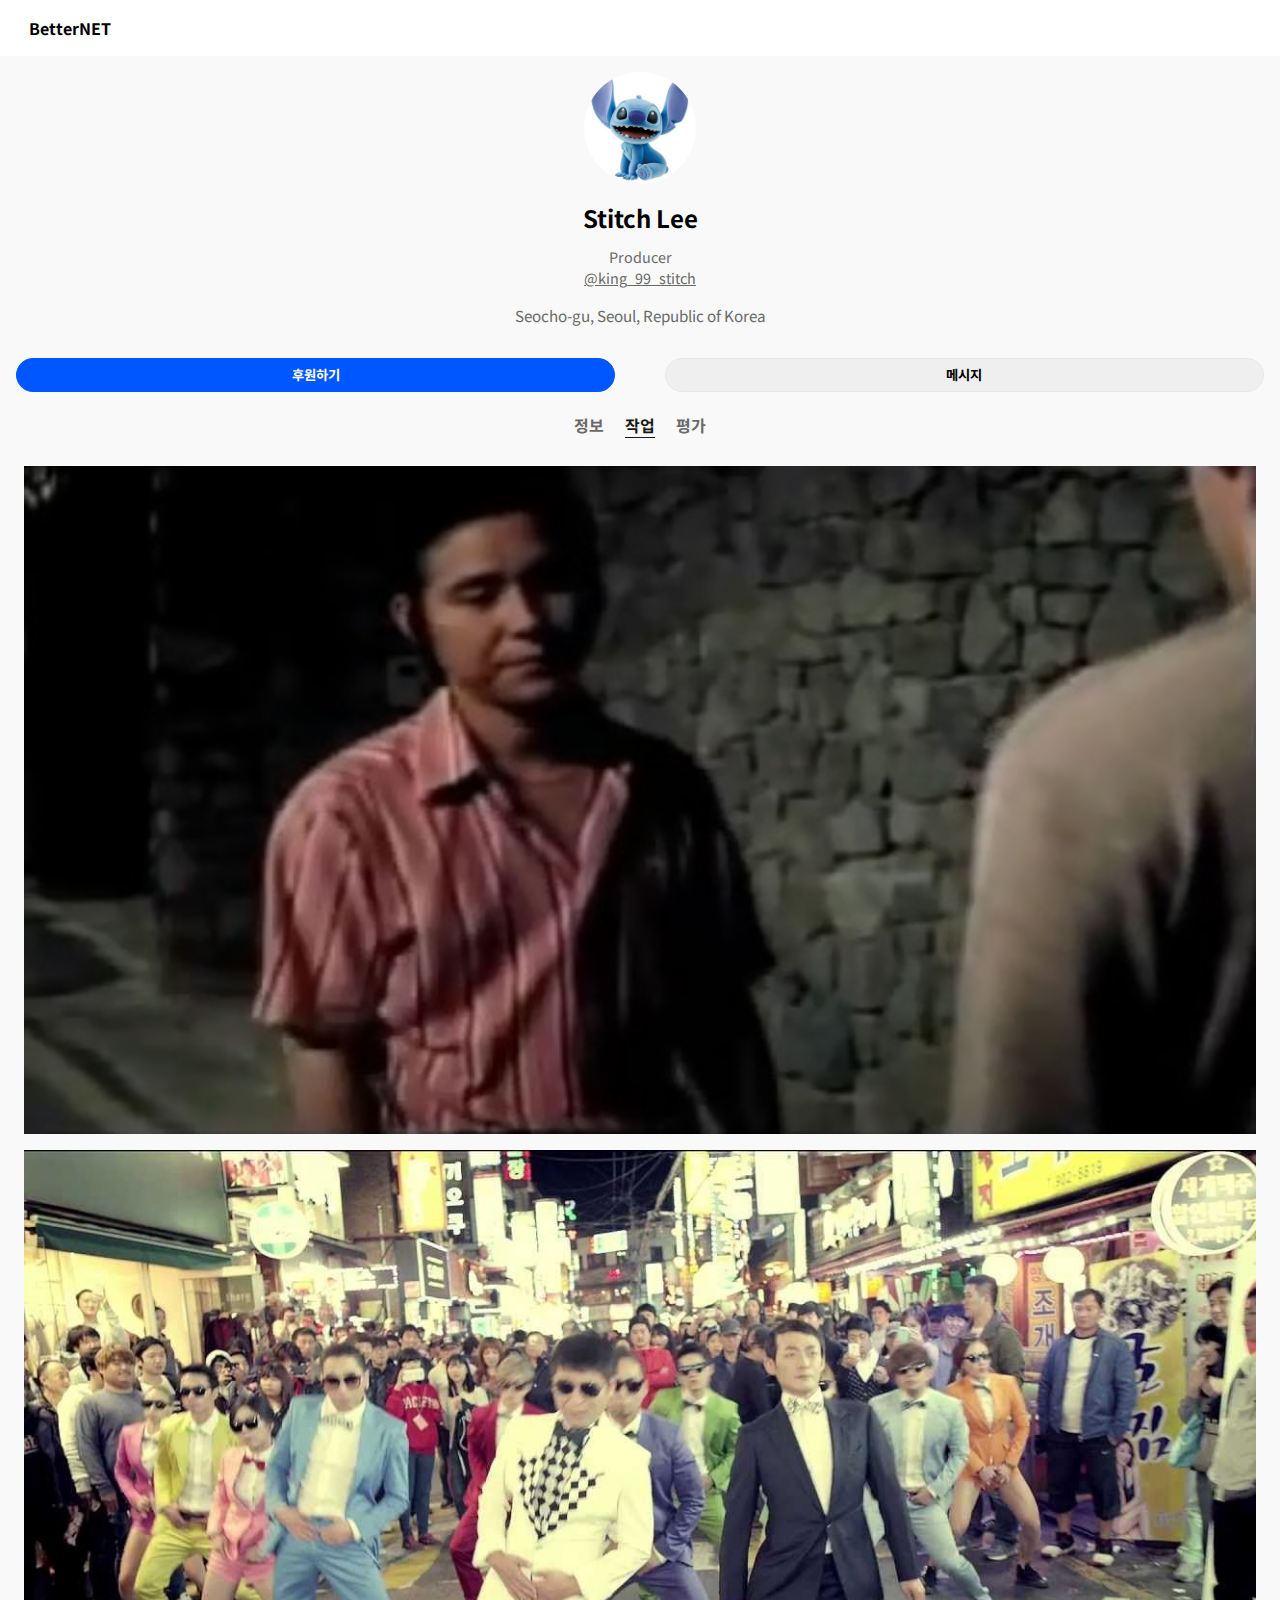
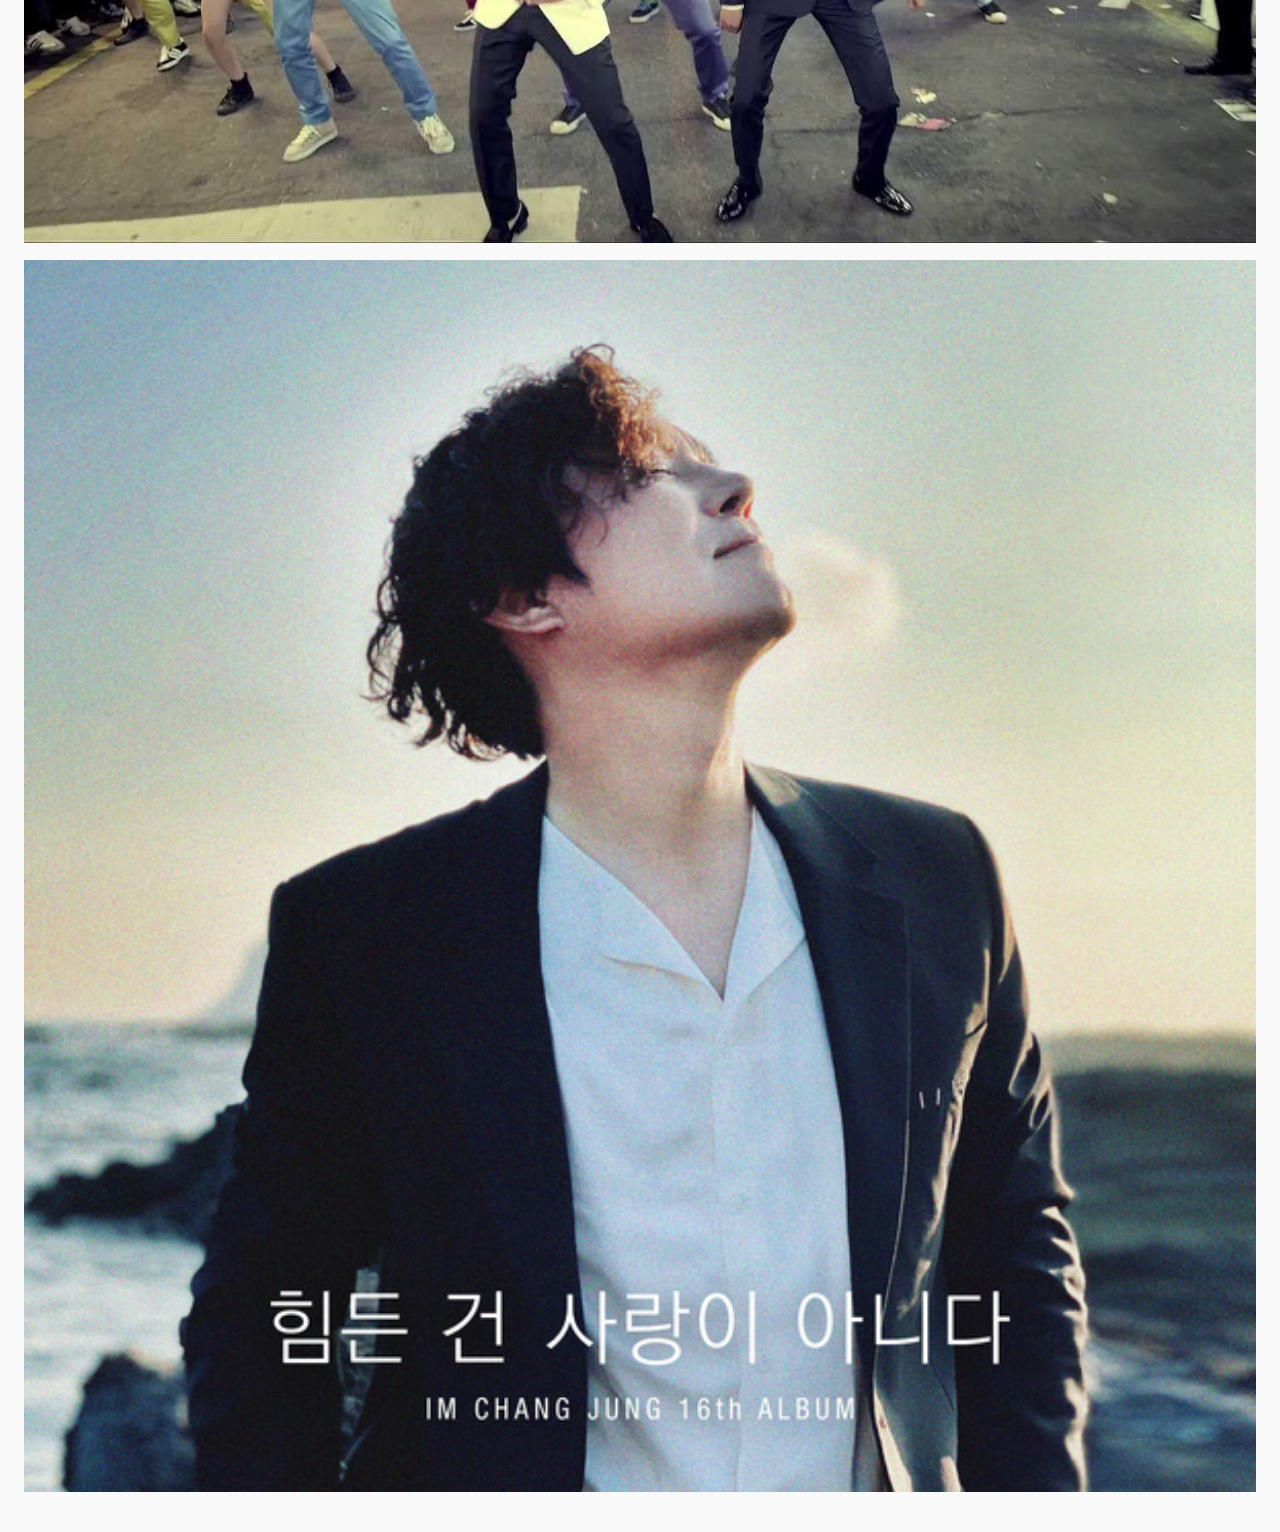
<file: index.html>
<!DOCTYPE html>
<html lang="en">
  <head>
    <meta charset="UTF-8" />
    <meta name="viewport" content="width=device-width, initial-scale=1.0" />
    <link
      rel="stylesheet"
      href="https://use.fontawesome.com/releases/v5.7.2/css/all.css"
      integrity="sha384-fnmOCqbTlWIlj8LyTjo7mOUStjsKC4pOpQbqyi7RrhN7udi9RwhKkMHpvLbHG9Sr"
      crossorigin="anonymous"
    />
    <link rel="stylesheet" href="style.css" />
    <title>Document</title>
  </head>
  <body>
    <div class="header">
      <div class="header--wrapper"><i class="fas fa-bars"></i>BetterNET</div>
      <div class="header--search"><i class="fas fa-search"></i></div>
    </div>
    <div class="profile">
      <img src="./img/profile.png" alt="프로필 사진" />
      <span class="profile--name">Stitch Lee</span>
      <div class="profile--status">Producer</div>
      <div class="profile--contact">
        <a href="https://www.instagram.com/"> @king_99_stitch </a>
      </div>
      <div class="profile--place">
        <i class="fas fa-map-marker-alt"></i>
        Seocho-gu, Seoul, Republic of Korea
      </div>
    </div>
    <div class="btn">
      <button onclick="alert('후원할 거면 현금으로 줘.')">후원하기</button>
      <button onclick="alert('열심히 보내봐')">메시지</button>
    </div>
    <ul class="nav">
      <li>정보</li>
      <li class="nav--now">작업</li>
      <li>평가</li>
    </ul>
    <ul class="works">
      <li><img src="./files/1.jpg" alt="1" /></li>
      <li><img src="./files/2.jpg" alt="2" /></li>
      <li><img src="./files/3.jpg" alt="3" /></li>
    </ul>
  </body>
</html>
</file>
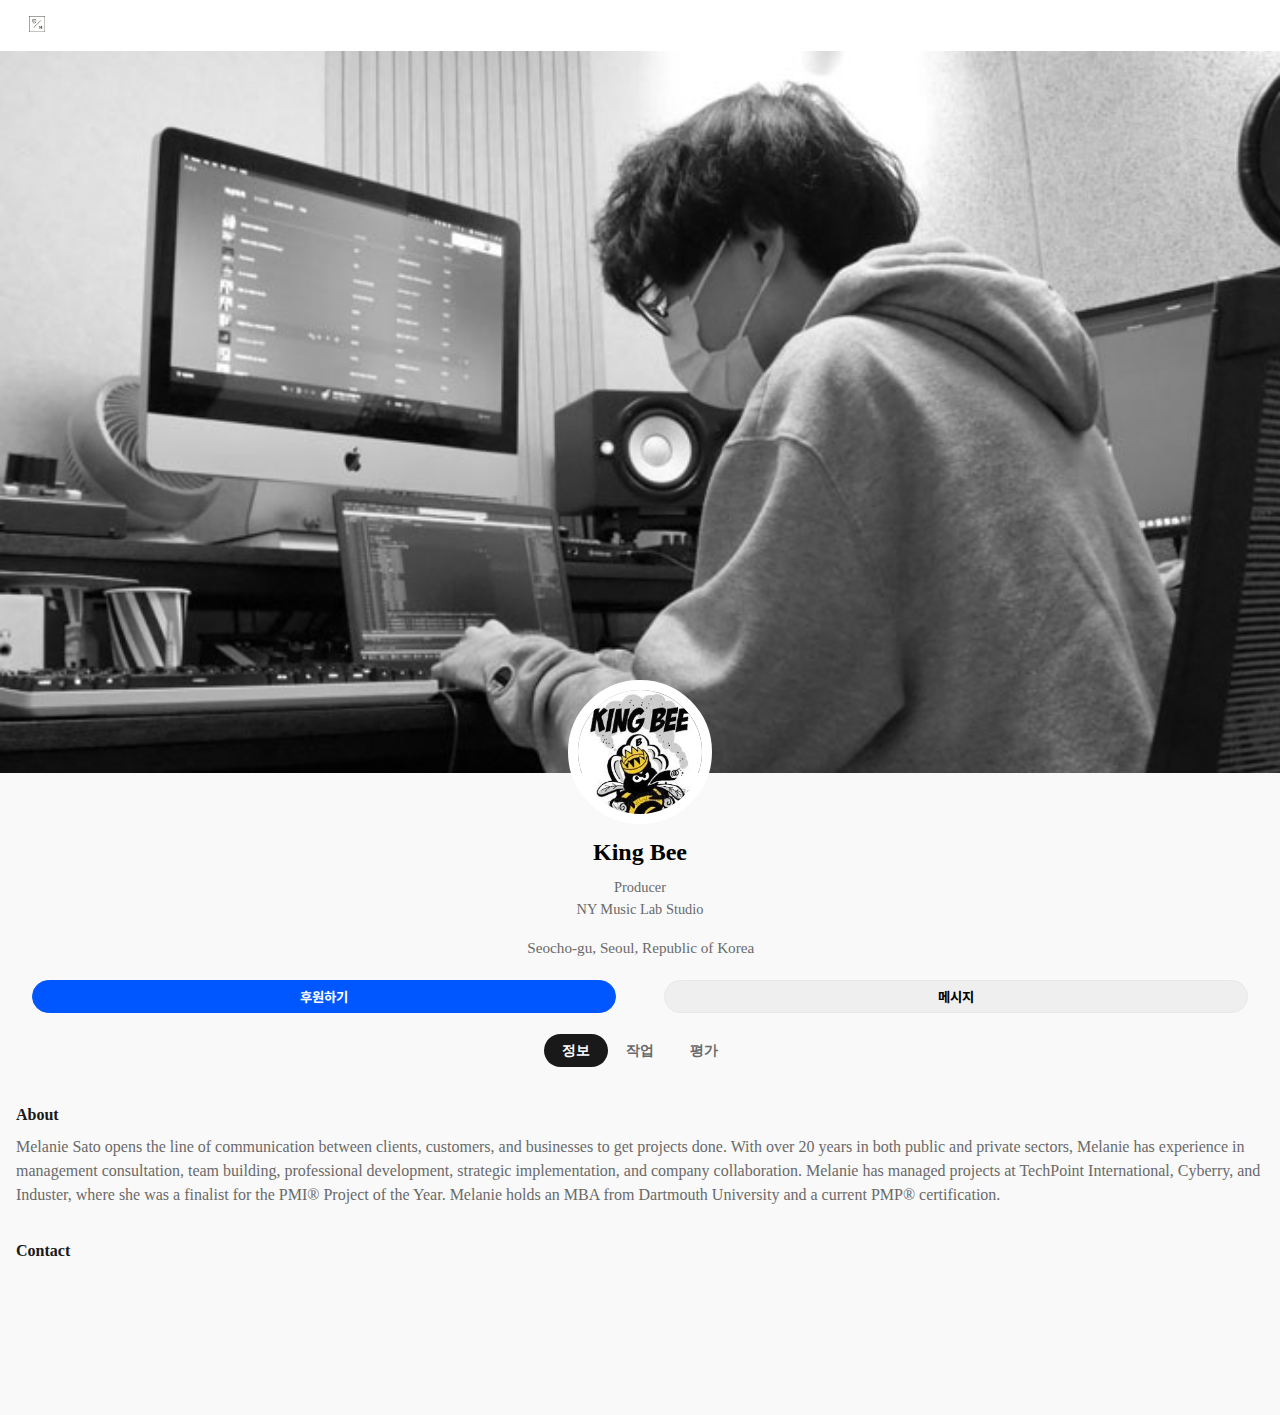
<file: static/files/210307-01/profile-info.html>
<!DOCTYPE html>
<html lang="ko">
  <head>
    <meta charset="UTF-8" />
    <meta name="viewport" content="width=device-width, initial-scale=1.0" />
    <link rel="stylesheet" href="https://cdnjs.cloudflare.com/ajax/libs/font-awesome/5.15.2/css/all.min.css" integrity="sha512-HK5fgLBL+xu6dm/Ii3z4xhlSUyZgTT9tuc/hSrtw6uzJOvgRr2a9jyxxT1ely+B+xFAmJKVSTbpM/CuL7qxO8w==" crossorigin="anonymous" />
    <link rel="stylesheet" href="./css/profile.css" />
    <title>Music & Joy</title>
  </head>
  <body>
    <div class="header">
      <div class="header--wrapper">
          <i class="fas fa-bars"></i>
          <img src="./img/logo.png" alt="Music & Joy">
        </div>
      <div class="header--search"><i class="fas fa-search"></i></div>
    </div>
    <img src="./files/cover.jpg" alt="커버 사진" class="profile--background">
    <div class="contents">
        <div class="profile">
            <img src="./files/profile.jpg" alt="프로필 사진" class="profile--avatar" />
            <span class="profile--name">King Bee</span>
            <div class="profile--status">Producer</div>
            <div class="profile--contact">
              NY Music Lab Studio
            </div>
            <div class="profile--place">
              <i class="fas fa-map-marker-alt"></i>
              Seocho-gu, Seoul, Republic of Korea
            </div>
          </div>
          <div class="btn">
            <button onclick="alert('후원할 거면 현금으로 줘.')">후원하기</button>
            <button onclick="alert('열심히 보내봐')">메시지</button>
          </div>
          <ul class="nav">
            <li class="nav--now">정보</li>
            <li><a href="profile.html">작업</a></li>
            <li>평가</li>
          </ul>
          <ul class="info">
            <li>
              <strong>About</strong>
              <div class="info--desc">
                Melanie Sato opens the line of communication between clients, customers, and businesses to get projects done. With over 20 years in both public and private sectors, Melanie has experience in management consultation, team building, professional development, strategic implementation, and company collaboration. Melanie has managed projects at TechPoint International, Cyberry, and Induster, where she was a finalist for the PMI® Project of the Year. Melanie holds an MBA from Dartmouth University and a current PMP® certification.
              </div>
            </li>
              <li>
                  <strong>Contact</strong>
                  <ul class="info--contacts">
                      <li>
                          <a href="https://instagram.com/kingbee_yang">
                              <i class="fab fa-instagram-square"></i>
                          </a>
                      </li>
                      <li>
                          <a href="mailto:admin@musicnjoy.net">
                              <i class="fas fa-envelope-open-text"></i>
                          </a>
                      </li>
                      <li>
                          <a href="http://naver.me/FiLLFoa5">
                              <i class="fas fa-map-marked-alt"></i>
                          </a>
                      </li>
                  </ul>
              </li>
          </ul>
    </div>

  </body>
</html>
</file>
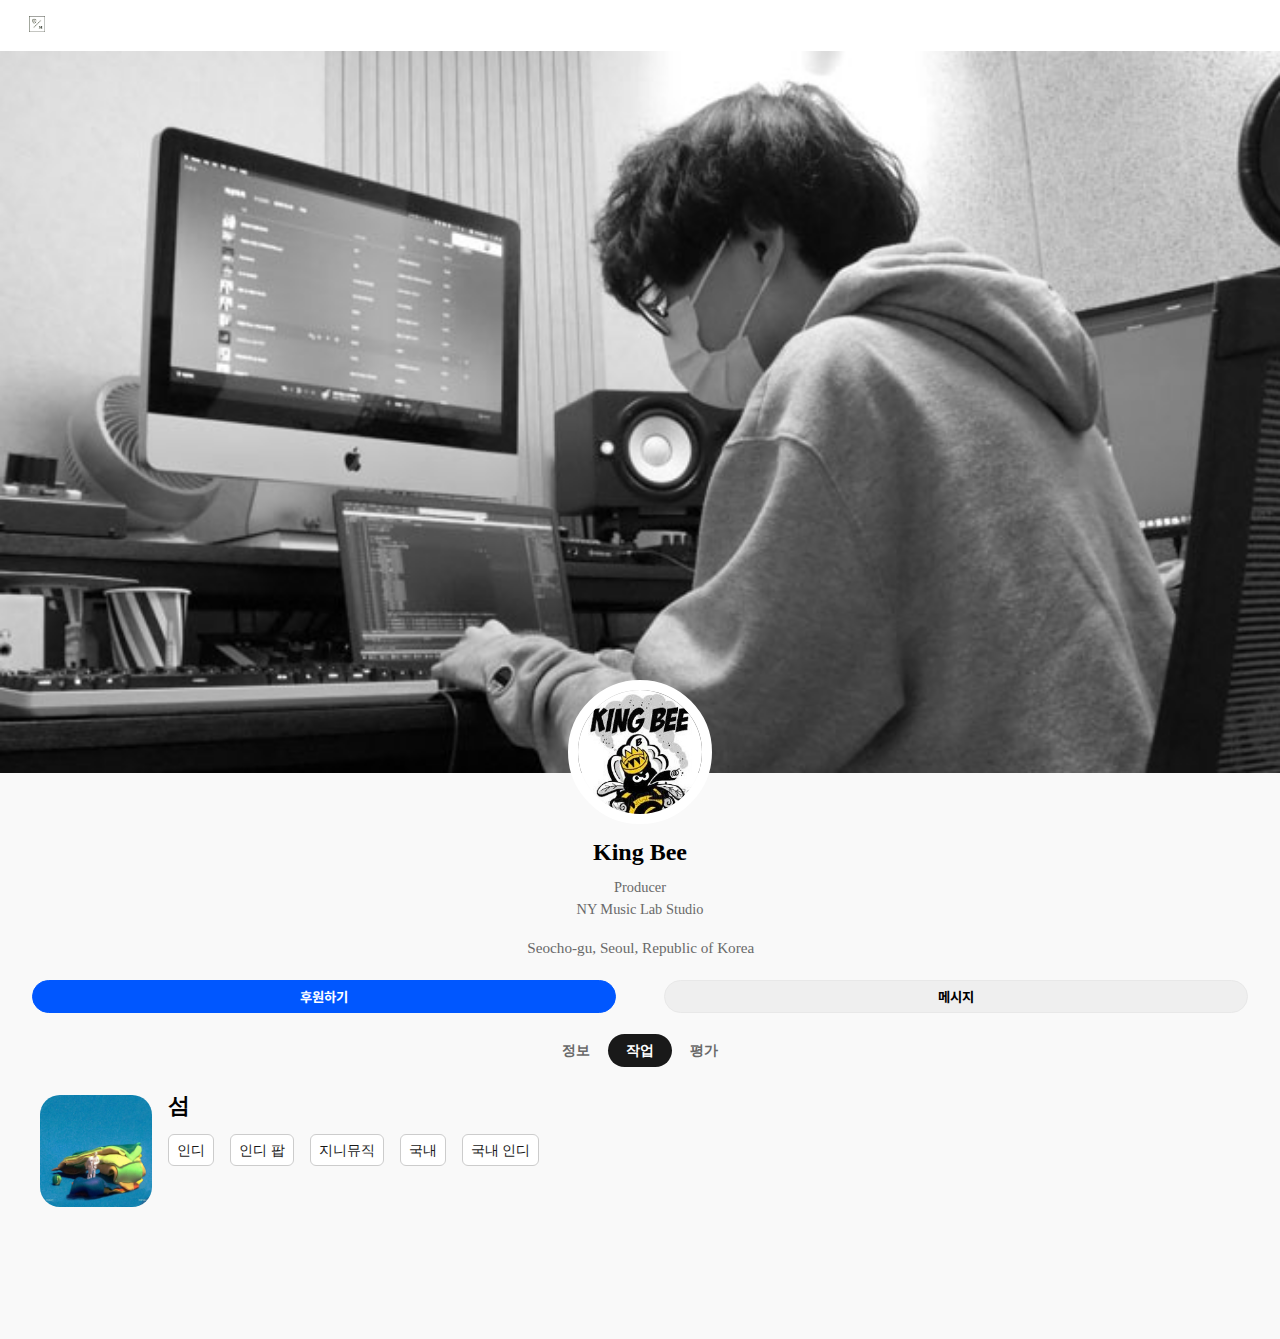
<file: static/files/210307-01/profile.html>
<!DOCTYPE html>
<html lang="ko">
  <head>
    <meta charset="UTF-8" />
    <meta name="viewport" content="width=device-width, initial-scale=1.0" />
    <link
      rel="stylesheet"
      href="https://use.fontawesome.com/releases/v5.7.2/css/all.css"
      integrity="sha384-fnmOCqbTlWIlj8LyTjo7mOUStjsKC4pOpQbqyi7RrhN7udi9RwhKkMHpvLbHG9Sr"
      crossorigin="anonymous"
    />
    <link rel="stylesheet" href="./css/profile.css" />
    <title>Music & Joy</title>
  </head>
  <body>
    <div class="header">
      <div class="header--wrapper">
          <i class="fas fa-bars"></i>
          <img src="./img/logo.png" alt="Music & Joy">
        </div>
      <div class="header--search"><i class="fas fa-search"></i></div>
    </div>
    <img src="./files/cover.jpg" alt="커버 사진" class="profile--background">
    <div class="contents">
        <div class="profile">
            <img src="./files/profile.jpg" alt="프로필 사진" class="profile--avatar" />
            <span class="profile--name">King Bee</span>
            <div class="profile--status">Producer</div>
            <div class="profile--contact">
              NY Music Lab Studio
            </div>
            <div class="profile--place">
              <i class="fas fa-map-marker-alt"></i>
              Seocho-gu, Seoul, Republic of Korea
            </div>
          </div>
          <div class="btn">
            <button onclick="alert('후원할 거면 현금으로 줘.')">후원하기</button>
            <button onclick="alert('열심히 보내봐')">메시지</button>
          </div>

          <ul class="nav">
            <li><a href="profile-info.html">정보</a></li>
            <li class="nav--now">작업</li>
            <li>평가</li>
          </ul>
          <ul class="works">
            <li>
                <a href="view.html">
                  <img src="./files/1.jpg" alt="1" />
                  <div class="works--detail">
                      <span class="works--title">섬</span>
                      <ul class="works--tags">
                          <li>인디</li>
                          <li>인디 팝</li>
                          <li>지니뮤직</li>
                          <li>국내</li>
                          <li>국내 인디</li>
                      </ul>
                  </div>
              </a>
            </li>
          </ul>

    </div>

  </body>
</html>
</file>
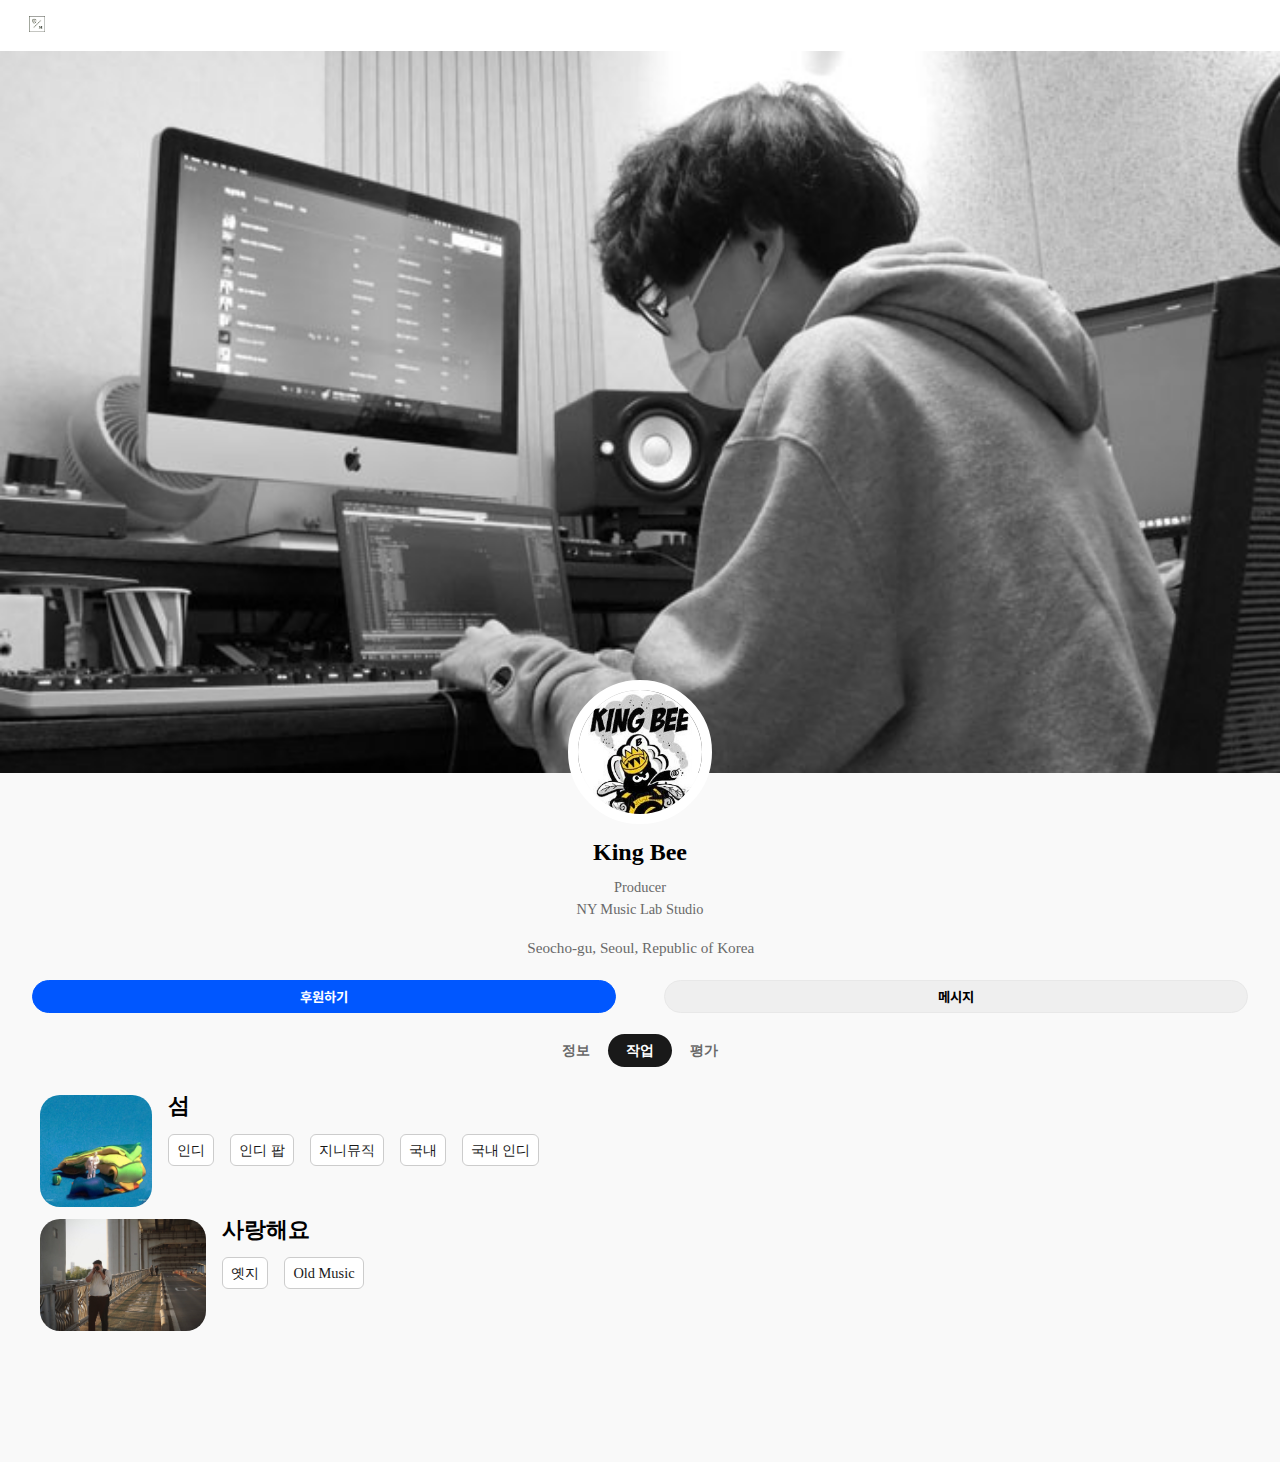
<file: static/files/210516-01/profile.html>
<!DOCTYPE html>
<html lang="ko">
  <head>
    <meta charset="UTF-8" />
    <meta name="viewport" content="width=device-width, initial-scale=1.0" />
    <link
      rel="stylesheet"
      href="https://use.fontawesome.com/releases/v5.7.2/css/all.css"
      integrity="sha384-fnmOCqbTlWIlj8LyTjo7mOUStjsKC4pOpQbqyi7RrhN7udi9RwhKkMHpvLbHG9Sr"
      crossorigin="anonymous"
    />
    <link rel="stylesheet" href="./css/profile.css" />
    <title>Music & Joy</title>
  </head>
  <body>
    <div class="header">
      <div class="header--wrapper">
        <i class="fas fa-bars"></i>
        <img src="./img/logo.png" alt="Music & Joy" />
      </div>
      <div class="header--search"><i class="fas fa-search"></i></div>
    </div>
    <img src="./files/cover.jpg" alt="커버 사진" class="profile--background" />
    <div class="contents">
      <div class="profile">
        <img
          src="./files/profile.jpg"
          alt="프로필 사진"
          class="profile--avatar"
        />
        <span class="profile--name">King Bee</span>
        <div class="profile--status">Producer</div>
        <div class="profile--contact">NY Music Lab Studio</div>
        <div class="profile--place">
          <i class="fas fa-map-marker-alt"></i>
          Seocho-gu, Seoul, Republic of Korea
        </div>
      </div>
      <div class="btn">
        <button onclick="alert('후원할 거면 현금으로 줘.')">후원하기</button>
        <button onclick="alert('열심히 보내봐')">메시지</button>
      </div>

      <ul class="nav">
        <li><a href="profile-info.html">정보</a></li>
        <li class="nav--now">작업</li>
        <li>평가</li>
      </ul>
      <ul class="works">
        <li>
          <a href="view.html">
            <img src="./files/1.jpg" alt="1" />
            <div class="works--detail">
              <span class="works--title">섬</span>
              <ul class="works--tags">
                <li>인디</li>
                <li>인디 팝</li>
                <li>지니뮤직</li>
                <li>국내</li>
                <li>국내 인디</li>
              </ul>
            </div>
          </a>
        </li>
        <li>
          <a href="view_2.html">
            <img src="./files/2.jpg" alt="2" />
            <div class="works--detail">
              <span class="works--title">사랑해요</span>
              <ul class="works--tags">
                <li>옛지</li>
                <li>Old Music</li>
              </ul>
            </div>
          </a>
        </li>
      </ul>
    </div>
  </body>
</html>
</file>
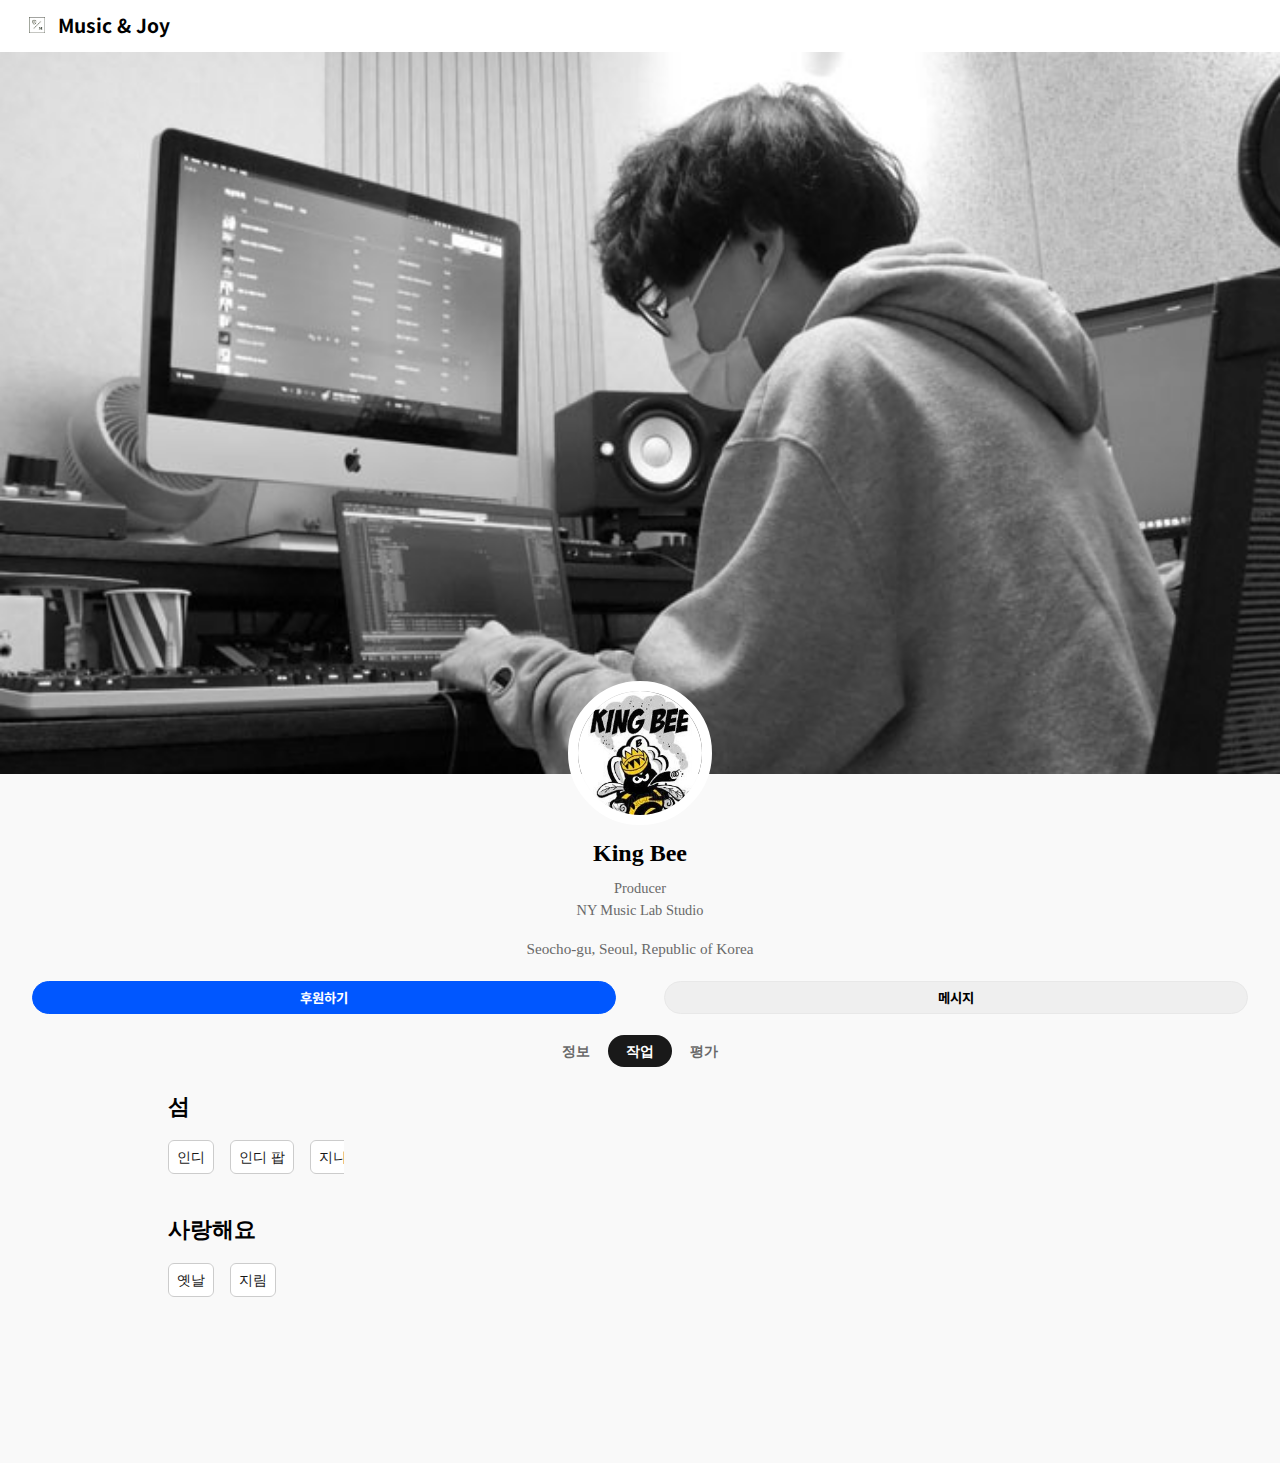
<file: static/files/210517-01/profile.html>
<!DOCTYPE html>
<html lang="ko">
  <head>
    <meta charset="UTF-8" />
    <meta name="viewport" content="width=device-width, initial-scale=1.0" />
    <link
      rel="stylesheet"
      href="https://use.fontawesome.com/releases/v5.7.2/css/all.css"
      integrity="sha384-fnmOCqbTlWIlj8LyTjo7mOUStjsKC4pOpQbqyi7RrhN7udi9RwhKkMHpvLbHG9Sr"
      crossorigin="anonymous"
    />
    <link rel="stylesheet" href="./css/profile.css" />
    <title>Music & Joy</title>
  </head>
  <body>
    <div class="header">
      <div class="header--wrapper">
        <i class="fas fa-bars"></i>
        <img src="./img/logo.png" alt="Music & Joy" />
        <span class="header--title">Music & Joy</span>
      </div>
      <div class="header--search"><i class="fas fa-search"></i></div>
    </div>
    <img src="./files/cover.jpg" alt="커버 사진" class="profile--background" />
    <div class="contents">
      <div class="profile">
        <img
          src="./files/profile.jpg"
          alt="프로필 사진"
          class="profile--avatar"
        />
        <span class="profile--name">King Bee</span>
        <div class="profile--status">Producer</div>
        <div class="profile--contact">NY Music Lab Studio</div>
        <div class="profile--place">
          <i class="fas fa-map-marker-alt"></i>
          Seocho-gu, Seoul, Republic of Korea
        </div>
      </div>
      <div class="btn">
        <button onclick="alert('후원할 거면 현금으로 줘.')">후원하기</button>
        <button onclick="alert('열심히 보내봐')">메시지</button>
      </div>

      <ul class="nav">
        <li><a href="profile-info.html">정보</a></li>
        <li class="nav--now">작업</li>
        <li>평가</li>
      </ul>
      <ul class="works">

      </ul>
    </div>
    <script src="profile.js"></script>
  </body>
</html>
</file>
<file: style.css>
@import url("https://fonts.googleapis.com/css2?family=Noto+Sans+KR:wght@400;700&display=swap");

* {
  font-family: "Noto Sans KR", sans-serif;
  box-sizing: border-box;
}

a {
  color: inherit;
}

html,
body {
  padding: 0;
  margin: 0;
  width: 100%;
  background-color: #f9f9f9;
}

.header {
  padding: 1rem;
  display: flex;
  justify-content: space-between;
  background-color: white;
}

.header--wrapper i {
  margin-right: 0.8rem;
}

.header--wrapper {
  font-weight: 700;
}

.profile {
  padding: 1rem;
  display: flex;
  flex-direction: column;
  align-items: center;
}

.profile img {
  display: block;
  border-radius: 50%;
  width: 7rem;
}

.profile--name {
  margin-top: 1rem;
  margin-bottom: 0.7rem;
  font-size: 1.5rem;
  font-weight: 700;
}

.profile--status,
.profile--contact {
  font-size: 0.9rem;
  color: #696969;
}

.profile--place {
  font-size: 0.95rem;
  margin-top: 1rem;
  color: #696969;
}

.profile--place i {
  font-size: 0.9rem;
  margin-right: 0.1rem;
}

.btn {
  display: flex;
  justify-content: space-between;
  padding: 1rem;
}

.btn button {
  width: 48%;
  border-radius: 20px;
  border: 1px solid #e8e8e8;
  height: 2.1rem;
  font-weight: 700;
}

.btn button:first-child {
  background-color: #0057ff;
  color: white;
  border: 1px solid #0057ff;
}

.nav {
  padding: 0.3rem 0;
  margin: 0;
  display: flex;
  justify-content: center;
  list-style: none;
  color: #696969;
  font-weight: 700;
}

.nav li {
  margin-right: 1.3rem;
}

.nav li:last-child {
  margin-right: 0;
}

.nav--now {
  color: #191919;
  border-bottom: 1px solid #191919;
}

.works {
  list-style: none;
  margin: 0;
  padding: 1.5rem;
}

.works li {
  margin-bottom: 0.7rem;
}

.works img {
  width: 100%;
}
</file>
<file: static/files/210307-01/css/profile.css>
@import url("https://fonts.googleapis.com/css2?family=Noto+Sans+KR:wght@400;700&display=swap");
@import url("reset.css");

* {
  font-family: "Noto Sans KR", sans-serif;
  box-sizing: border-box;
}

a {
  color: inherit;
  text-decoration: none;
}

html,
body {
  padding: 0;
  margin: 0;
  width: 100%;
  background-color: #f9f9f9;
}

.header {
  padding: 1rem;
  display: flex;
  justify-content: space-between;
  background-color: white;
}

.header--wrapper img {
  height: 1rem;
}

.header--wrapper i {
  margin-right: 0.8rem;
}

.header--wrapper {
  font-weight: 700;
}

.contents {
  position: relative;
  top: -96px;
  padding: 0 1rem;
}

.profile {
  display: flex;
  flex-direction: column;
  align-items: center;
}

.profile--background {
  width: 100%;
}

.profile--avatar {
  display: block;
  border-radius: 50%;
  width: 9rem;
  border: 10px solid white;
}

.profile--name {
  margin-top: 1rem;
  margin-bottom: 1rem;
  font-size: 1.5rem;
  font-weight: 700;
}

.profile--status,
.profile--contact {
  font-size: 0.9rem;
  color: #696969;
  margin-bottom: 0.5rem;
}

.profile--place {
  font-size: 0.95rem;
  margin-top: 1rem;
  margin-bottom: 0.5rem;
  color: #696969;
}

.profile--place i {
  font-size: 0.9rem;
  margin-right: 0.1rem;
}

.btn {
  display: flex;
  justify-content: space-between;
  padding: 1rem;
}

.btn button {
  width: 48%;
  border-radius: 20px;
  border: 1px solid #e8e8e8;
  height: 2.1rem;
  font-weight: 700;
}

.btn button:first-child {
  background-color: #0057ff;
  color: white;
  border: 1px solid #0057ff;
}

.nav {
  padding: 0.3rem 0;
  margin: 0;
  display: flex;
  justify-content: center;
  list-style: none;
  color: #696969;
  font-weight: 700;
}

.nav li {
  padding: 9px 18px;

  font-size: 0.9rem;
  border-radius: 100px;
}

.nav li:last-child {
  margin-right: 0;
}

.nav--now {
  background-color: #191919;
  color: white;
}

.works {
  list-style: none;
  margin: 0;
  padding: 1.5rem;
}

.works li > a {
  margin-bottom: 0.7rem;
  display: flex;
}

/* common - works tag */

.works--tags {
  flex-wrap: wrap;
}

.works--tags li {
  /* background-color: #263d62; */
  color: #191919;
  font-size: 0.9rem;
  padding: 0.5rem; /*content.css*/
  margin-bottom: 0.6rem;
  border-radius: 6px;
  border: 1px solid #ccc;
}

.works--tags {
  display: flex;
}

.works--tags li {
  background-color: white;
  margin-right: 1rem;
}

.works--tags li:last-child {
  margin-right: 0;
}

.works--title {
  display: block;
  font-size: 1.4rem;
  font-weight: bold;
  margin-bottom: 1rem;
}

.works > li > a > img {
  border-radius: 20px;
  height: 7rem;
  width: auto;
  margin-right: 1rem;
}

/* info */

.info {
  margin-top: 1rem;
  line-height: 1.5;
  color: #696969;
}

.info > li > strong {
  display: block;
  font-weight: bold;
  margin-bottom: 0.5rem;
  color: #191919;
}

.info > li {
  margin-top: 2rem;
}

.info--contacts {
  display: flex;
  flex-wrap: wrap;
}

.info--contacts a i {
  color: #696969;
  margin-right: 1rem;
  font-size: 2rem;
}
</file>
<file: static/files/210516-01/css/profile.css>
@import url("https://fonts.googleapis.com/css2?family=Noto+Sans+KR:wght@400;700&display=swap");
@import url("reset.css");

* {
  font-family: "Noto Sans KR", sans-serif;
  box-sizing: border-box;
}

a {
  color: inherit;
  text-decoration: none;
}

html,
body {
  padding: 0;
  margin: 0;
  width: 100%;
  background-color: #f9f9f9;
}

.header {
  padding: 1rem;
  display: flex;
  justify-content: space-between;
  background-color: white;
}

.header--wrapper img {
  height: 1rem;
}

.header--wrapper i {
  margin-right: 0.8rem;
}

.header--wrapper {
  font-weight: 700;
}

.contents {
  position: relative;
  top: -96px;
  padding: 0 1rem;
}

.profile {
  display: flex;
  flex-direction: column;
  align-items: center;
}

.profile--background {
  width: 100%;
}

.profile--avatar {
  display: block;
  border-radius: 50%;
  width: 9rem;
  border: 10px solid white;
}

.profile--name {
  margin-top: 1rem;
  margin-bottom: 1rem;
  font-size: 1.5rem;
  font-weight: 700;
}

.profile--status,
.profile--contact {
  font-size: 0.9rem;
  color: #696969;
  margin-bottom: 0.5rem;
}

.profile--place {
  font-size: 0.95rem;
  margin-top: 1rem;
  margin-bottom: 0.5rem;
  color: #696969;
}

.profile--place i {
  font-size: 0.9rem;
  margin-right: 0.1rem;
}

.btn {
  display: flex;
  justify-content: space-between;
  padding: 1rem;
}

.btn button {
  width: 48%;
  border-radius: 20px;
  border: 1px solid #e8e8e8;
  height: 2.1rem;
  font-weight: 700;
}

.btn button:first-child {
  background-color: #0057ff;
  color: white;
  border: 1px solid #0057ff;
}

.nav {
  padding: 0.3rem 0;
  margin: 0;
  display: flex;
  justify-content: center;
  list-style: none;
  color: #696969;
  font-weight: 700;
}

.nav li {
  padding: 9px 18px;

  font-size: 0.9rem;
  border-radius: 100px;
}

.nav li:last-child {
  margin-right: 0;
}

.nav--now {
  background-color: #191919;
  color: white;
}

.works {
  list-style: none;
  margin: 0;
  padding: 1.5rem;
}

.works li > a {
  margin-bottom: 0.7rem;
  display: flex;
}

/* common - works tag */

.works--tags {
  flex-wrap: wrap;
}

.works--tags li {
  /* background-color: #263d62; */
  color: #191919;
  font-size: 0.9rem;
  padding: 0.5rem; /*content.css*/
  margin-bottom: 0.6rem;
  border-radius: 6px;
  border: 1px solid #ccc;
}

.works--tags {
  display: flex;
}

.works--tags li {
  background-color: white;
  margin-right: 1rem;
}

.works--tags li:last-child {
  margin-right: 0;
}

.works--title {
  display: block;
  font-size: 1.4rem;
  font-weight: bold;
  margin-bottom: 1rem;
}

.works > li > a > img {
  border-radius: 20px;
  height: 7rem;
  width: auto;
  margin-right: 1rem;
}

/* info */

.info {
  margin-top: 1rem;
  line-height: 1.5;
  color: #696969;
}

.info > li > strong {
  display: block;
  font-weight: bold;
  margin-bottom: 0.5rem;
  color: #191919;
}

.info > li {
  margin-top: 2rem;
}

.info--contacts {
  display: flex;
  flex-wrap: wrap;
}

.info--contacts a i {
  color: #696969;
  margin-right: 1rem;
  font-size: 2rem;
}
</file>
<file: static/files/210517-01/css/profile.css>
@import url("https://fonts.googleapis.com/css2?family=Noto+Sans+KR:wght@400;700&display=swap");
@import url("reset.css");

* {
  font-family: "Noto Sans KR", sans-serif;
  box-sizing: border-box;
}

a {
  color: inherit;
  text-decoration: none;
}

html,
body {
  padding: 0;
  margin: 0;
  width: 100%;
  background-color: #f9f9f9;
}

.header {
  padding: 1rem;
  display: flex;
  justify-content: space-between;
  background-color: white;
}

.header--wrapper img {
  height: 1rem;
}

.header--wrapper i {
  margin-right: 0.8rem;
}

.header--wrapper {
  font-weight: 700;
}

.header--title {
  font-size: 1.2rem;
  font-weight: 700;
  font-family: "Noto Sans KR";
  margin-left: 0.6rem;
}

.contents {
  position: relative;
  top: -96px;
  padding: 0 1rem;
}

.profile {
  display: flex;
  flex-direction: column;
  align-items: center;
}

.profile--background {
  width: 100%;
}

.profile--avatar {
  display: block;
  width: 9rem;
  border: 10px solid white;
  -webkit-border-radius: 50%;
  -moz-border-radius: 50%;
  border-radius: 50%;
  -khtml-border-radius: 50%;
}

.profile--name {
  margin-top: 1rem;
  margin-bottom: 1rem;
  font-size: 1.5rem;
  font-weight: 700;
}

.profile--status,
.profile--contact {
  font-size: 0.9rem;
  color: #696969;
  margin-bottom: 0.5rem;
}

.profile--place {
  font-size: 0.95rem;
  margin-top: 1rem;
  margin-bottom: 0.5rem;
  color: #696969;
}

.profile--place i {
  font-size: 0.9rem;
  margin-right: 0.1rem;
}

.btn {
  display: flex;
  justify-content: space-between;
  padding: 1rem;
}

.btn button {
  width: 48%;
  border-radius: 20px;
  border: 1px solid #e8e8e8;
  height: 2.1rem;
  font-weight: 700;
}

.btn button:first-child {
  background-color: #0057ff;
  color: white;
  border: 1px solid #0057ff;
}

.nav {
  padding: 0.3rem 0;
  margin: 0;
  display: flex;
  justify-content: center;
  list-style: none;
  color: #696969;
  font-weight: 700;
}

.nav li {
  padding: 9px 18px;

  font-size: 0.9rem;
  border-radius: 100px;
}

.nav li:last-child {
  margin-right: 0;
}

.nav--now {
  background-color: #191919;
  color: white;
}

.works {
  list-style: none;
  margin: 0;
  padding: 1.5rem;
}

.works li > a {
  margin-bottom: 0.7rem;
  display: flex;
}

/* common - works tag */

.works--tags li {
  /* background-color: #263d62; */
  display: inline;
  color: #191919;
  font-size: 0.9rem;
  padding: 0.5rem; /*content.css*/
  margin-bottom: 0.6rem;
  border-radius: 6px;
  border: 1px solid #ccc;
}

.works--tags {
  white-space: nowrap;
  overflow-x: scroll;
  width: 11rem;
  padding-top: 0.9rem;
  height: 3.4rem;
}

.works--tags li {
  background-color: white;
  margin-right: 1rem;
}

.works--tags li:last-child {
  margin-right: 0;
}

.works--title {
  display: block;
  font-size: 1.4rem;
  font-weight: bold;
  margin-bottom: 1rem;
}

.works--img {
  border-radius: 20px;
  margin-right: 1rem;
  height: 7rem;
  width: 7rem;
  background-size: cover;
  background-position: center;
}

/* info */

.info {
  margin-top: 1rem;
  line-height: 1.5;
  color: #696969;
}

.info > li > strong {
  display: block;
  font-weight: bold;
  margin-bottom: 0.5rem;
  color: #191919;
}

.info > li {
  margin-top: 2rem;
}

.info--contacts {
  display: flex;
  flex-wrap: wrap;
}

.info--contacts a i {
  color: #696969;
  margin-right: 1rem;
  font-size: 2rem;
}
</file>
